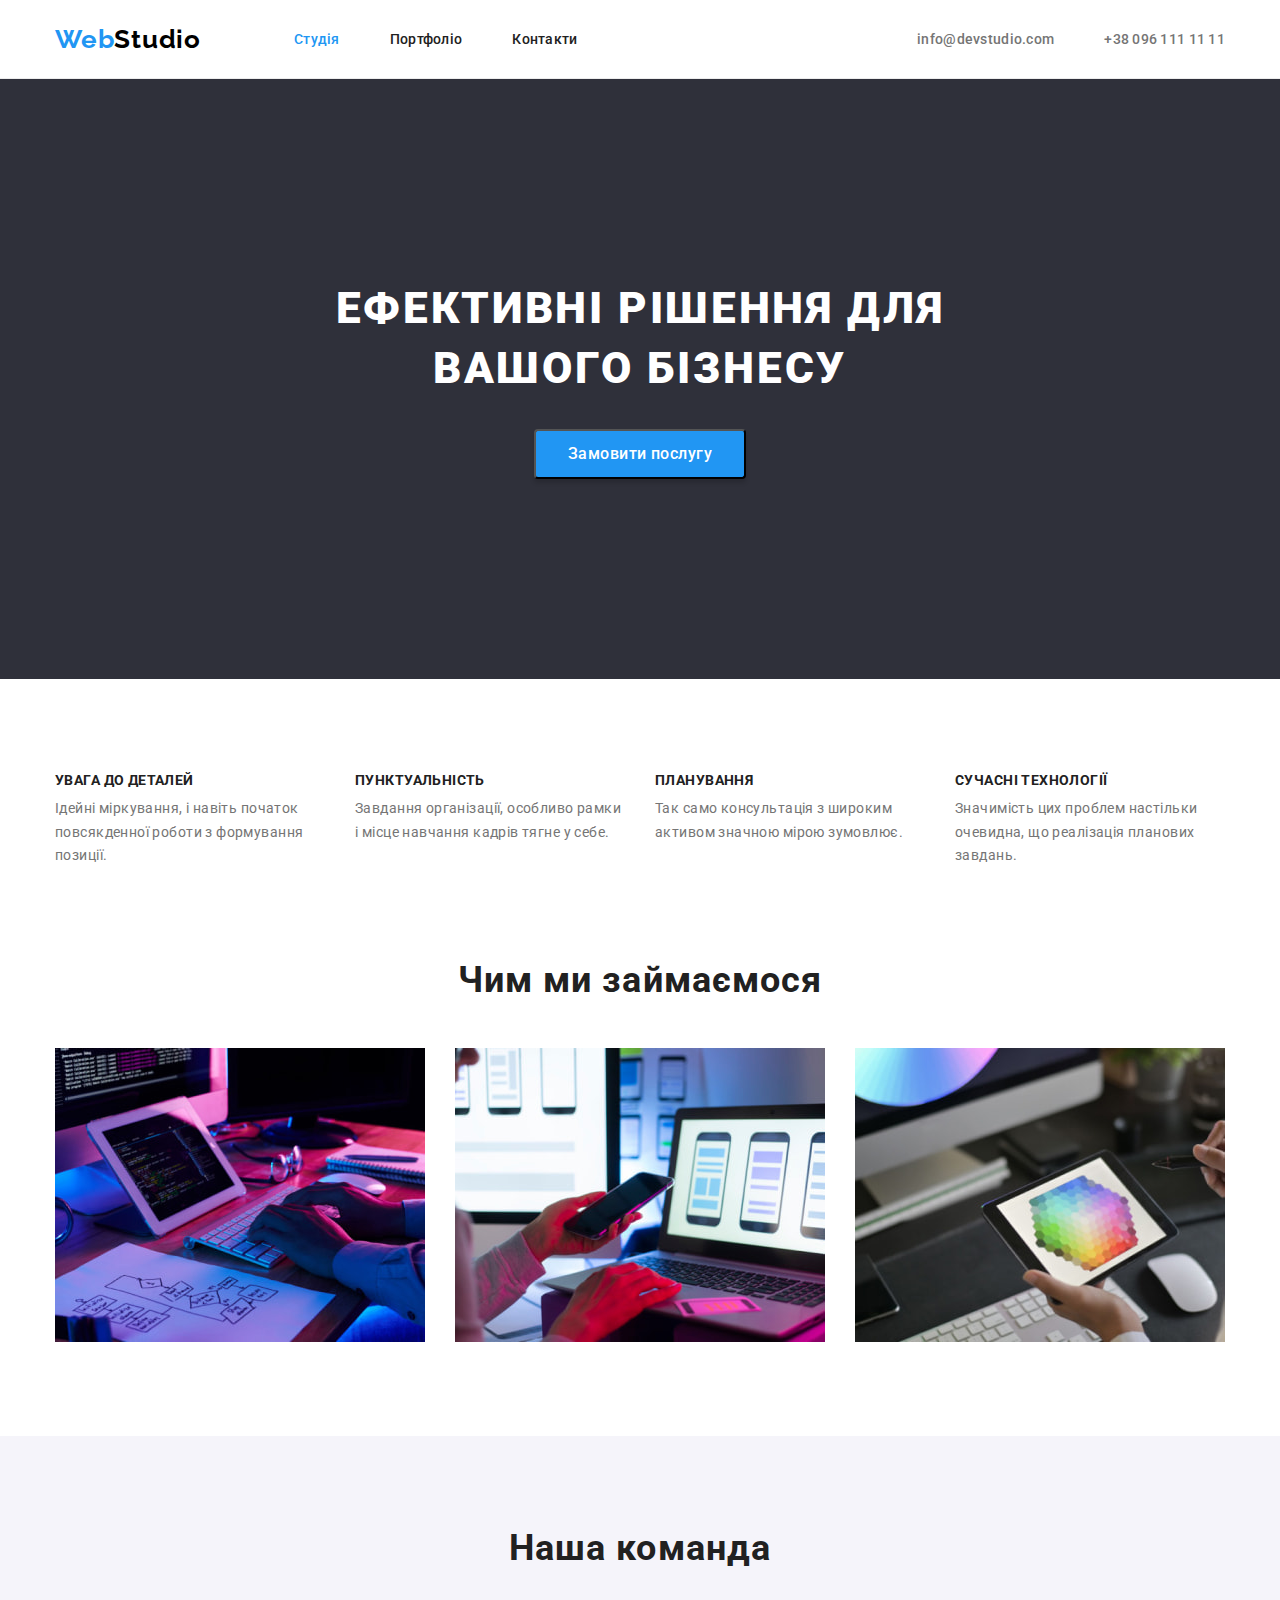
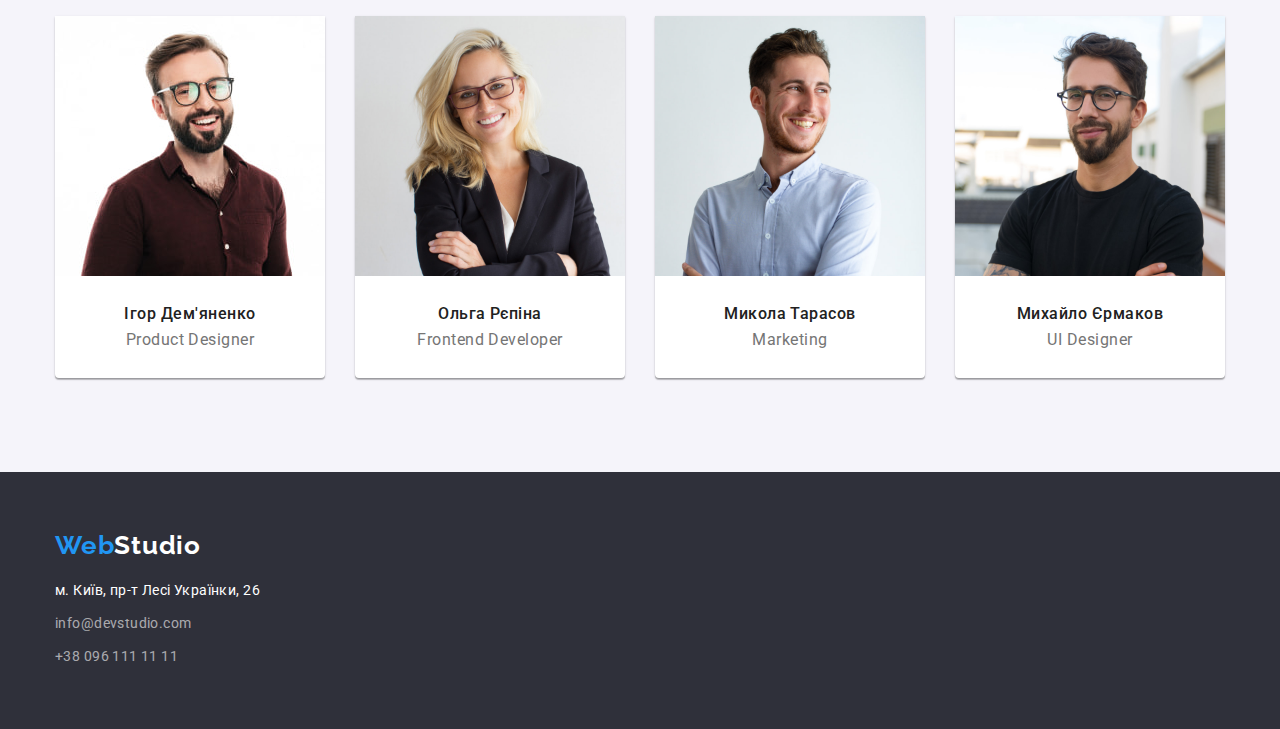
<file: index.html>
<!DOCTYPE html>
<html lang="uk">
<head>
    <meta charset="UTF-8">
    <meta name="viewport" content="width=device-width, initial-scale=1.0">
    <title>Головна сторінка студії</title>
    <link rel="preconnect" href="https://fonts.googleapis.com">
    <link rel="preconnect" href="https://fonts.gstatic.com" crossorigin>
    <link rel="stylesheet" href="https://cdn.jsdelivr.net/npm/modern-normalize@2.0.0/modern-normalize.min.css">
    <link
        href="https://fonts.googleapis.com/css2?family=Cookie&family=Montserrat:wght@400;700&family=Raleway:wght@700&family=Roboto:wght@400;500;700;900&display=swap"
        rel="stylesheet">
    <link rel="stylesheet" href="./css/styles.css">
</head>
<body>
    <header class="header">
       <div class="container nav-container">
          <nav class="navigation">
            <a class="logo" href="/">Web<span class="black-logo">Studio</span></a>
            <ul class="list nav-list">
                <li class="item"><a class="navigation-link active" href="./index.html">Студія</a></li>
                <li class="item"><a class="navigation-link" href="./portfolio.html">Портфоліо</a></li>
                <li class="item"><a class="navigation-link" href="#">Контакти</a></li>
            </ul>
          </nav>
           <ul class="list contact-nav">
                    <li class="item"><a class="email" href="mailto:info@devstudio.com">info@devstudio.com</a></li>
                    <li class="item"><a class="phone" href="tel:+380961111111">+38 096 111 11 11</a></li>
            </ul>
       </div>
    </header>

    <main>
        <section class="section hero">
            <div class="container">
                <h1 class="hero-title">Ефективні рішення для вашого бізнесу</h1>
                <button type="button" class="btn hero-btn">Замовити послугу</button>
            </div>
        </section>

        <section class="section features">
           <div class="container">
            <!-- Прихований заголовок -->
            <h2 class="visually-hidden">Особливості роботи</h2>
            <ul class="list">
                <li class="list-item">
                    <h3 class="list-title">УВАГА ДО ДЕТАЛЕЙ</h3>
                    <p class="list-content">Ідейні міркування, і навіть початок повсякденної роботи з формування позиції.</p>
                </li>
                <li class="list-item">
                    <h3 class="list-title">ПУНКТУАЛЬНІСТЬ</h3>
                    <p class="list-content">Завдання організації, особливо рамки і місце навчання кадрів тягне у себе.</p>
                </li>
                <li class="list-item">
                    <h3 class="list-title">ПЛАНУВАННЯ</h3>
                    <p class="list-content">Так само консультація з широким активом значною мірою зумовлює.</p>
                </li>
                <li class="list-item">
                    <h3 class="list-title">СУЧАСНІ ТЕХНОЛОГІЇ</h3>
                    <p class="list-content">Значимість цих проблем настільки очевидна, що реалізація планових завдань.</p>
                </li>
            </ul>
           </div>
            </section>

            <section class="section activity">
               <div class="container">
                <h2 class="title">Чим ми займаємося</h2>
                <ul class="list">
                    <li class="activity-type"><img src="./img/activity/activity1.jpg" alt="Створення дизайнів" width="370" height="294">
                    </li>
                    <li class="activity-type"><img src="./img/activity/activity2.jpg" alt="Адаптивність під різні гаджети" width="370"
                            height="294"></li>
                    <li class="activity-type"><img src="./img/activity/activity3.jpg" alt="Підбір кольорів" width="370" height="294">
                    </li>
                </ul>
               </div>
            </section>
        

        <section class="section team">
          <div class="container">
            <h2 class="title">Наша команда</h2>
            <ul class="list">
                <li class="member">
                    <img src="./img/team/member1.jpg" alt="Фото Ігоря" width="270" height="260">
                   <div class="member-descr">
                    <h3 class="member-name">Ігор Дем'яненко</h3>
                    <p class="member-position">Product Designer</p>
                   </div>
                </li>
                <li class="member">
                    <img src="./img/team/member2.jpg" alt="Фото Ольги" width="270" height="260">
                    <div class="member-descr">
                        <h3 class="member-name">Ольга Рєпіна</h3>
                        <p class="member-position">Frontend Developer</p>
                    </div>
                </li>
                <li class="member">
                    <img src="./img/team/member3.jpg" alt="Фото Миколи" width="270" height="260">
                    <div class="member-descr">
                        <h3 class="member-name">Микола Тарасов</h3>
                        <p class="member-position">Marketing</p>
                    </div>
                </li>
                <li class="member">
                    <img src="./img/team/member4.jpg" alt="Фото Михайла" width="270" height="260">
                    <div class="member-descr">
                        <h3 class="member-name">Михайло Єрмаков</h3>
                        <p class="member-position">UI Designer</p>
                    </div>
                </li>
            </ul>
          </div>
        </section>
    </main>

    <footer class="section footer">
      <div class="container">
        <a class="logo" href="/">Web<span class="white-logo">Studio</span></a>
        <address class="address">
            <p class="text-address">м. Київ, пр-т Лесі Українки, 26</p>
            <a class="footer-email" href="mailto:info@devstudio.com">info@devstudio.com</a>
            <a class="footer-phone" href="tel:+380961111111">+38 096 111 11 11</a>
        </address>
      </div>
    </footer>

</body>
</html>
</file>
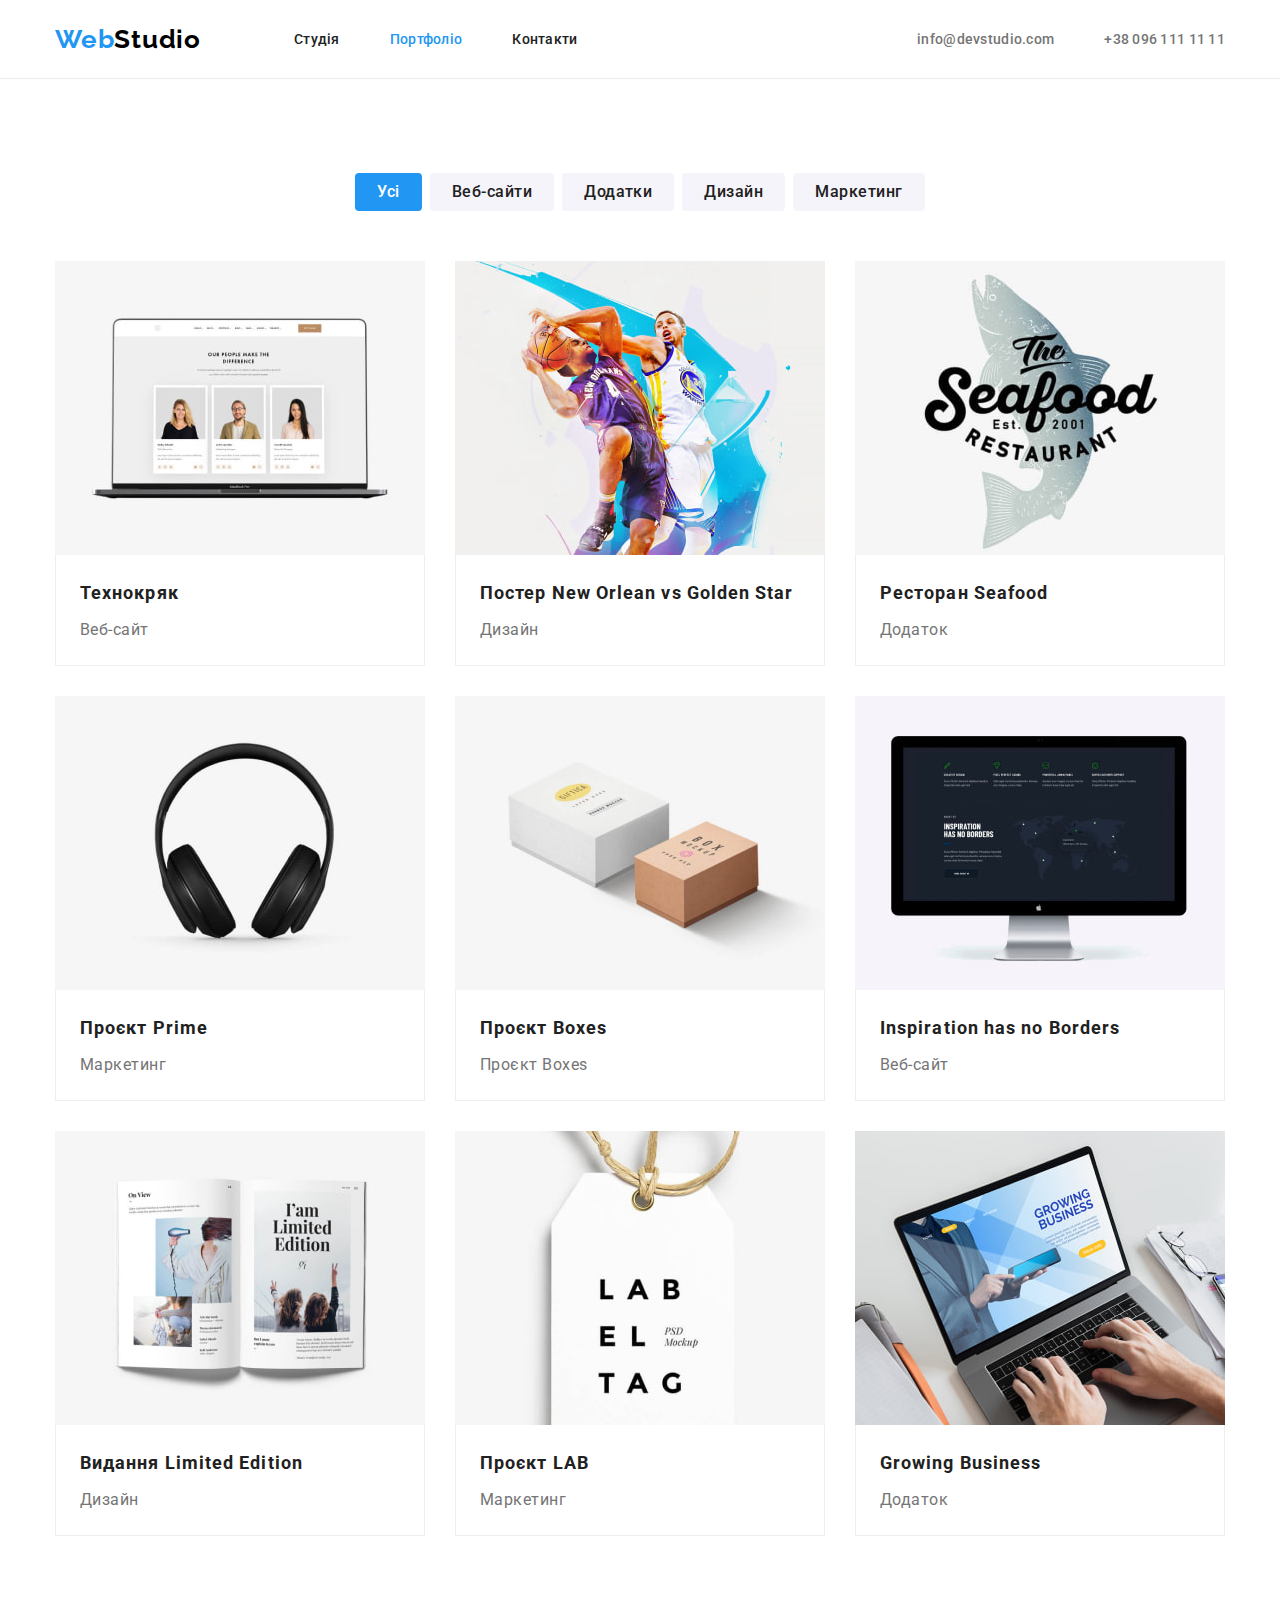
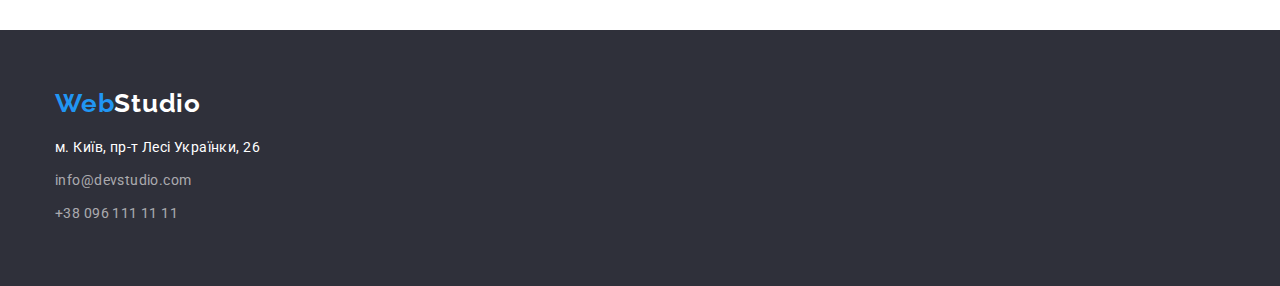
<file: portfolio.html>
<!DOCTYPE html>
<html lang="uk">
<head>
    <meta charset="UTF-8">
    <meta name="viewport" content="width=device-width, initial-scale=1.0">
    <title>Портфоліо</title>
    <link rel="preconnect" href="https://fonts.googleapis.com">
    <link rel="preconnect" href="https://fonts.gstatic.com" crossorigin>
    <link rel="stylesheet" href="https://cdn.jsdelivr.net/npm/modern-normalize@2.0.0/modern-normalize.min.css">
    <link
        href="https://fonts.googleapis.com/css2?family=Cookie&family=Montserrat:wght@400;700&family=Raleway:wght@700&family=Roboto:wght@400;500;700;900&display=swap"
        rel="stylesheet">
    <link rel="stylesheet" href="./css/styles.css">
</head>
<body>
    <header class="header">
        <div class="container nav-container">
            <nav class="navigation">
                <a class="logo" href="/">Web<span class="black-logo">Studio</span></a>
                <ul class="list nav-list">
                    <li class="item"><a class="navigation-link" href="./index.html">Студія</a></li>
                    <li class="item"><a class="navigation-link active" href="./portfolio.html">Портфоліо</a></li>
                    <li class="item"><a class="navigation-link" href="#">Контакти</a></li>
                </ul>
            </nav>
            <ul class="list contact-nav">
                <li class="item"><a class="email" href="mailto:info@devstudio.com">info@devstudio.com</a></li>
                <li class="item"><a class="phone" href="tel:+380961111111">+38 096 111 11 11</a></li>
            </ul>
        </div>
    </header>

    <main>
        <section class="gallery section">
            <div class="container">
                <!-- Прихований заголовок -->
                <h1 class="visually-hidden">Галерея</h1>
                <ul class="filter list">
                    <li class="item"><button class="btn filter active" type="button" onclick="filterSelection('all')">Усі</button></li>
                    <li class="item"><button class="btn filter" type="button" onclick="filterSelection('websites')">Веб-сайти</button></li>
                    <li class="item"><button class="btn filter" type="button" onclick="filterSelection('apps')">Додатки</button></li>
                    <li class="item"><button class="btn filter" type="button" onclick="filterSelection('design')">Дизайн</button></li>
                    <li class="item"><button class="btn filter" type="button" onclick="filterSelection('marketing')">Маркетинг</button></li>
                </ul>
                <ul class="cards-set list">
                    <li class="filter-websites item">
                        <a class="cards-link" href="#"><img src="./img/gallery/techno.jpg" alt="Сайт" width="370">
                            <div class="card-bottom">
                                <h2 class="cards-title">Технокряк</h2>
                                <p class="cards-descr">Веб-сайт</p>
                            </div>
                        </a>
                    </li>
                    <li class="filter-design item">
                        <a class="cards-link" href="#"><img src="./img/gallery/poster.jpg" alt="Постер змагань" width="370">
                           <div class="card-bottom">
                            <h2 class="cards-title">Постер New Orlean vs Golden Star</h2>
                            <p class="cards-descr">Дизайн</p>
                           </div>
                        </a>
                    </li>
                    <li class="filter-apps item">
                        <a class="cards-link" href="#"><img src="./img/gallery/restaurant.jpg" alt="Емблема ресторану" width="370">
                            <div class="card-bottom">
                                <h2 class="cards-title">Ресторан Seafood</h2>
                                <p class="cards-descr">Додаток</p>
                            </div>
                        </a>
                    </li>
                    <li class="filter-marketing item">
                        <a class="cards-link" href="#"><img src="./img/gallery/prime.jpg" alt="Навушники" width="370">
                            <div class="card-bottom">
                                <h2 class="cards-title">Проєкт Prime</h2>
                                <p class="cards-descr">Маркетинг</p>
                            </div>
                        </a>
                    </li>
                    <li class="filter-apps item">
                        <a class="cards-link" href="#"><img src="./img/gallery/boxes.jpg" alt="Коробки" width="370">
                           <div class="card-bottom">
                            <h2 class="cards-title">Проєкт Boxes</h2>
                            <p class="cards-descr">Проєкт Boxes</p>
                           </div>
                        </a>
                    </li>
                    <li class="filter-websites item">
                        <a class="cards-link" href="#"><img src="./img/gallery/inspiration.jpg" alt="Сайт" width="370">
                            <div class="card-bottom">
                                <h2 class="cards-title">Inspiration has no Borders</h2>
                                <p class="cards-descr">Веб-сайт</p>
                            </div>
                        </a>
                    </li>
                    <li class="filter-design item">
                        <a class="cards-link" href="#"><img src="./img/gallery/limited.jpg" alt="Журнал" width="370">
                            <div class="card-bottom">
                                <h2 class="cards-title">Видання Limited Edition</h2>
                                <p class="cards-descr">Дизайн</p>
                            </div>
                        </a>
                    </li>
                    <li class="filter-marketing item">
                        <a class="cards-link" href="#"><img src="./img/gallery/lab.jpg" alt="Етикетка" width="370">
                           <div class="card-bottom">
                            <h2 class="cards-title">Проєкт LAB</h2>
                            <p class="cards-descr">Маркетинг</p>
                           </div>
                        </a>
                    </li>
                    <li class="filter-apps item">
                        <a class="cards-link" href="#"><img src="./img/gallery/growing.jpg" alt="Додаток на моніторі" width="370">
                            <div class="card-bottom">
                                <h2 class="cards-title">Growing Business</h2>
                                <p class="cards-descr">Додаток</p>
                            </div>
                        </a>
                    </li>
                
                </ul>
            </div>
        </section>

       
               
           
          
      



    </main>

<footer class="section footer">
    <div class="container">
        <a class="logo" href="/">Web<span class="white-logo">Studio</span></a>
        <address class="address">
            <div class="text-address">м. Київ, пр-т Лесі Українки, 26</div>
            <a class="footer-email" href="mailto:info@devstudio.com">info@devstudio.com</a>
            <a class="footer-phone" href="tel:+380961111111">+38 096 111 11 11</a>
        </address>
    </div>
</footer>

    
</body>
</html>
</file>
<file: css/styles.css>
:root {
    --main-font: 'Roboto', sans-serif;
    --secondary-font: 'Raleway', sans-serif;
    
    /* text colors */
     
     --main-cl: #757575;
     --accent-cl: #2196F3;
     --white-cl: #FFFFFF;
     --title-cl: #212121;
     --txt-footer-cl: rgba(255, 255, 255, 0.60);
     --black-cl: #000000;
     --border-cl: #ECECEC;

     /* background colors */
     --dark-bg: #2F303A;
     --light-bg: #F5F4FA;
     --accent-bg: #2196F3;
}





body {
    font-family: var(--main-font);
    color: var(--main-cl);
}

.container {
    width: 1200px;

    padding-left: 15px;
    padding-right: 15px;

    margin-left: auto;
    margin-right: auto;

}

h1,
h2, 
h3, 
h4, 
h5, 
h6, 
p {
    margin: 0;
}

img {
  display: block;
}

.section {
    padding-top: 94px;
    padding-bottom: 94px;
}

.btn {
    font-family: inherit;
    cursor: pointer;
}

.visually-hidden:not(:focus):not(:active) {
    clip-path: inset(50%);
    height: 1px;
    overflow: hidden;
    position: absolute;
    white-space: nowrap;
    width: 1px;
}
/* header styles */
.header {
    border-bottom: 1px solid var(--border-cl);
}

.nav-container {
    display: flex;
    align-items: center;
}

.navigation {
    display: flex;
    align-items: center;
}

.logo {
    margin-right: 93px;
    color: var(--accent-cl);
    
        font-family: var(--secondary-font);
        font-size: 26px;
        font-weight: 700;
        line-height: 1;
        letter-spacing: 0.78px;
        text-decoration: none;
}

.black-logo {
    color: var(--black-cl);
}

.white-logo {
    color: var(--white-cl);
}

.list {
        list-style: none;
        padding: 0;
        margin:0;
}

.nav-list {
    display: flex;
}

.nav-list .item:not(:last-child) {
    margin-right: 50px;
}



.navigation-link {
    display: block;
    padding-top: 32px;
    padding-bottom: 32px;
    color: var(--title-cl);
    
        font-size: 14px;
        font-weight: 500;
        line-height: 1;
        letter-spacing: 0.28px;
        text-decoration: none;
}

.navigation-link:hover,
.navigation-link:focus {
    color: var(--accent-cl);
}

.navigation .active {
    color: var(--accent-cl);
}

.contact-nav {
    display: flex;
    margin-left: auto;
}

.contact-nav .item + .item {
    margin-left: 50px;
}

.email, .phone, .footer-email, .footer-phone {
    text-decoration: none;
}

.email, .phone {
    color:var(--main-cl);
        font-size: 14px;
        font-weight: 500;
        line-height: 1;
        letter-spacing: 0.28px;
}

.email:hover,
.email:focus,
.phone:hover,
.phone:focus {
    color: var(--accent-cl);
    font-size: 14px;
    font-weight: 500;
    line-height: 1;
    letter-spacing: 0.28px;
}

/* secrion hero */
.hero {
    background-color: var(--dark-bg);
    padding-top: 200px;
    padding-bottom: 200px;
}


.hero-title {
    margin: 0 auto;
    width: 696px;
    margin-bottom: 30px;
    color: var(--white-cl);
        text-align: center;
        font-size: 44px;
        font-weight: 900;
        line-height: 1.36;
        letter-spacing: 2.64px;
        text-transform: uppercase;
}


.hero-btn {
    display: block;
    padding: 10px 32px;
    margin: 0 auto;
   
    color: var(--white-cl);
    background-color: var(--accent-bg);
        text-align: center;
        font-size: 16px;
        font-weight: 500;
        line-height: 1.62;
        letter-spacing: 0.48px;
        border-radius: 4px;
        box-shadow: 0px 4px 4px 0px rgba(0, 0, 0, 0.15);
}



/* section features */

.features .list {
    display:flex
}


.list-item {
    width: 270px;
    margin-right: 30px;
}

.list-item:last-child {
    margin-right: 0;
}

.list-title {
    margin-bottom: 10px;
    color: var(--title-cl);

        font-size: 14px;
        font-weight: 700;
        line-height: 1;
        letter-spacing: 0.42px;
        text-transform: uppercase;
}

.list-item:last-child {
    margin-right: 0;
}

.list-content {
        font-size: 14px;
        line-height: 1.71;
        letter-spacing: 0.42px;
}

/* section activity + section team*/

.activity {
    padding-top: 0;
}

.title {
    margin-bottom: 50px;
    color: var(--title-cl);
        text-align: center;
        font-size: 36px;
        font-weight: 700;
        line-height: 1;
        letter-spacing: 1.08px;
}

.activity .list {
    display: flex;
    justify-content: center;
}

.activity-type {
    margin-right: 30px;
}

.activity-type:last-child {
    margin-right: 0;
}

.team {
    background-color: var(--light-bg);
}

.team .list {
    display: flex;
}

.member {
    width: 270px;
    margin-right: 30px;
    border-radius: 0px 0px 4px 4px;

    background: #FFF;
    box-shadow: 0px 2px 1px 0px rgba(0, 0, 0, 0.20), 0px 1px 1px 0px rgba(0, 0, 0, 0.14), 0px 1px 3px 0px rgba(0, 0, 0, 0.12);
}

.member:last-child {
    margin-right: 0;
}

 .member-descr {
    padding-top: 30px;
    padding-bottom: 30px;
 }
.member-name {
    margin-bottom: 10px;

    color: var(--title-cl);
        text-align: center;
        font-size: 16px;
        font-weight: 500;
        line-height: 1;
        letter-spacing: 0.48px;
}

.member-position {

    color: var(--main-cl);
        text-align: center;
        font-size: 16px;
        line-height: 1;
        letter-spacing: 0.48px;
}

/* footer */
.footer {
    background-color: var(--dark-bg);
    padding-top: 60px;
    padding-bottom: 60px;
}

.footer > .container {
    display: block;

}

.footer .logo {
    margin-right: 0;
}

.address {
    margin-top: 20px;
    display: block;
    color: var(--white-cl);
        font-size: 14px;
        font-style: normal;
        line-height: 1.71;
        letter-spacing: 0.42px;

}

.text-address {
    width: 231px;
    margin-bottom: 9px;
}

.footer-email {
    margin-bottom: 9px;
}

.footer-email, .footer-phone {
    display: block;
    color: var(--txt-footer-cl);
}

.footer-email:hover,
.footer-email:focus,
.footer-phone:hover,
.footer-phone:focus {
    color: var(--accent-cl);
    font-size: 14px;
    font-weight: 500;
    line-height: 1;
    letter-spacing: 0.28px;
}

/* Portfolio section */
.filter.list {
    display: flex;
        align-items: center;
        justify-content: center;
        margin-bottom: 50px;
}


.filter .item {
    margin-right: 8px;
}

.filter .item:last-child {
    margin-right: 0;
}

.gallery .btn {
    border-radius: 4px;
    padding: 6px 22px;
    flex-shrink: 0;
    border: none;
       
    color: var(--title-cl);
    background-color: var(--light-bg);
        text-align: center;
        font-size: 16px;
        font-weight: 500;
        line-height: 1.62;
        letter-spacing: 0.48px;
}

.btn.active {
    color: var(--white-cl);
    background-color:var(--accent-bg) ;  
}

.btn.filter:hover,
.btn.filter:focus {
    color: var(--white-cl);
    background-color: var(--accent-bg);
}

.cards-set {
    display: flex;
    flex-wrap: wrap;
    gap: 30px;
}

.cards-set>.item {
    flex-basis: calc((100% - 60px) / 3);
}

.card-bottom{
    padding: 20px 24px;
   border-bottom: 1px solid #EEE;;
   border-right: 1px solid #EEE;;
   border-left: 1px solid #EEE;;
}

.cards-title {
    margin-bottom: 4px;
    color: var(--title-cl);
        font-size: 18px;
        line-height: 2;
        letter-spacing: 1.08px;
}

.cards-descr {

    color: var(--main-cl);
        font-size: 16px;
        line-height: 1.87;
        letter-spacing: 0.48px;
}

.cards-link {
    text-decoration: none;
}
</file>
